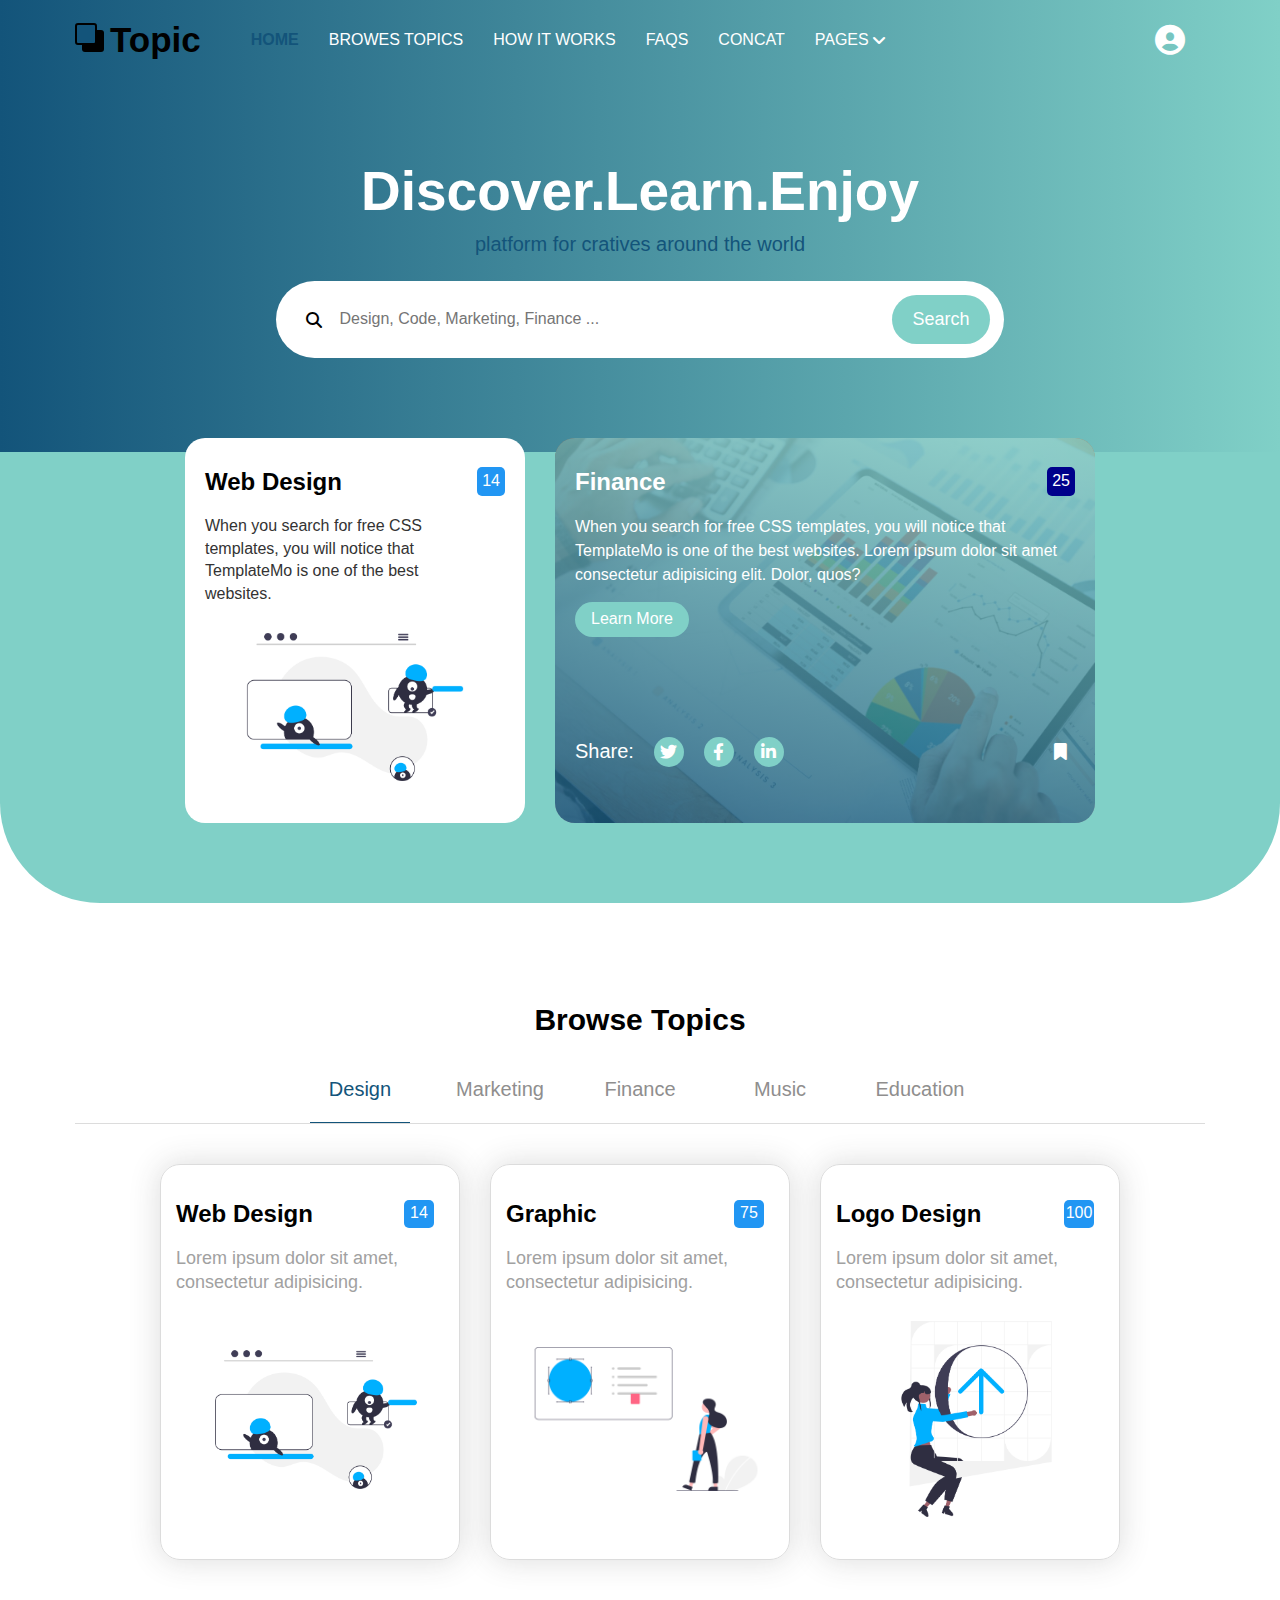
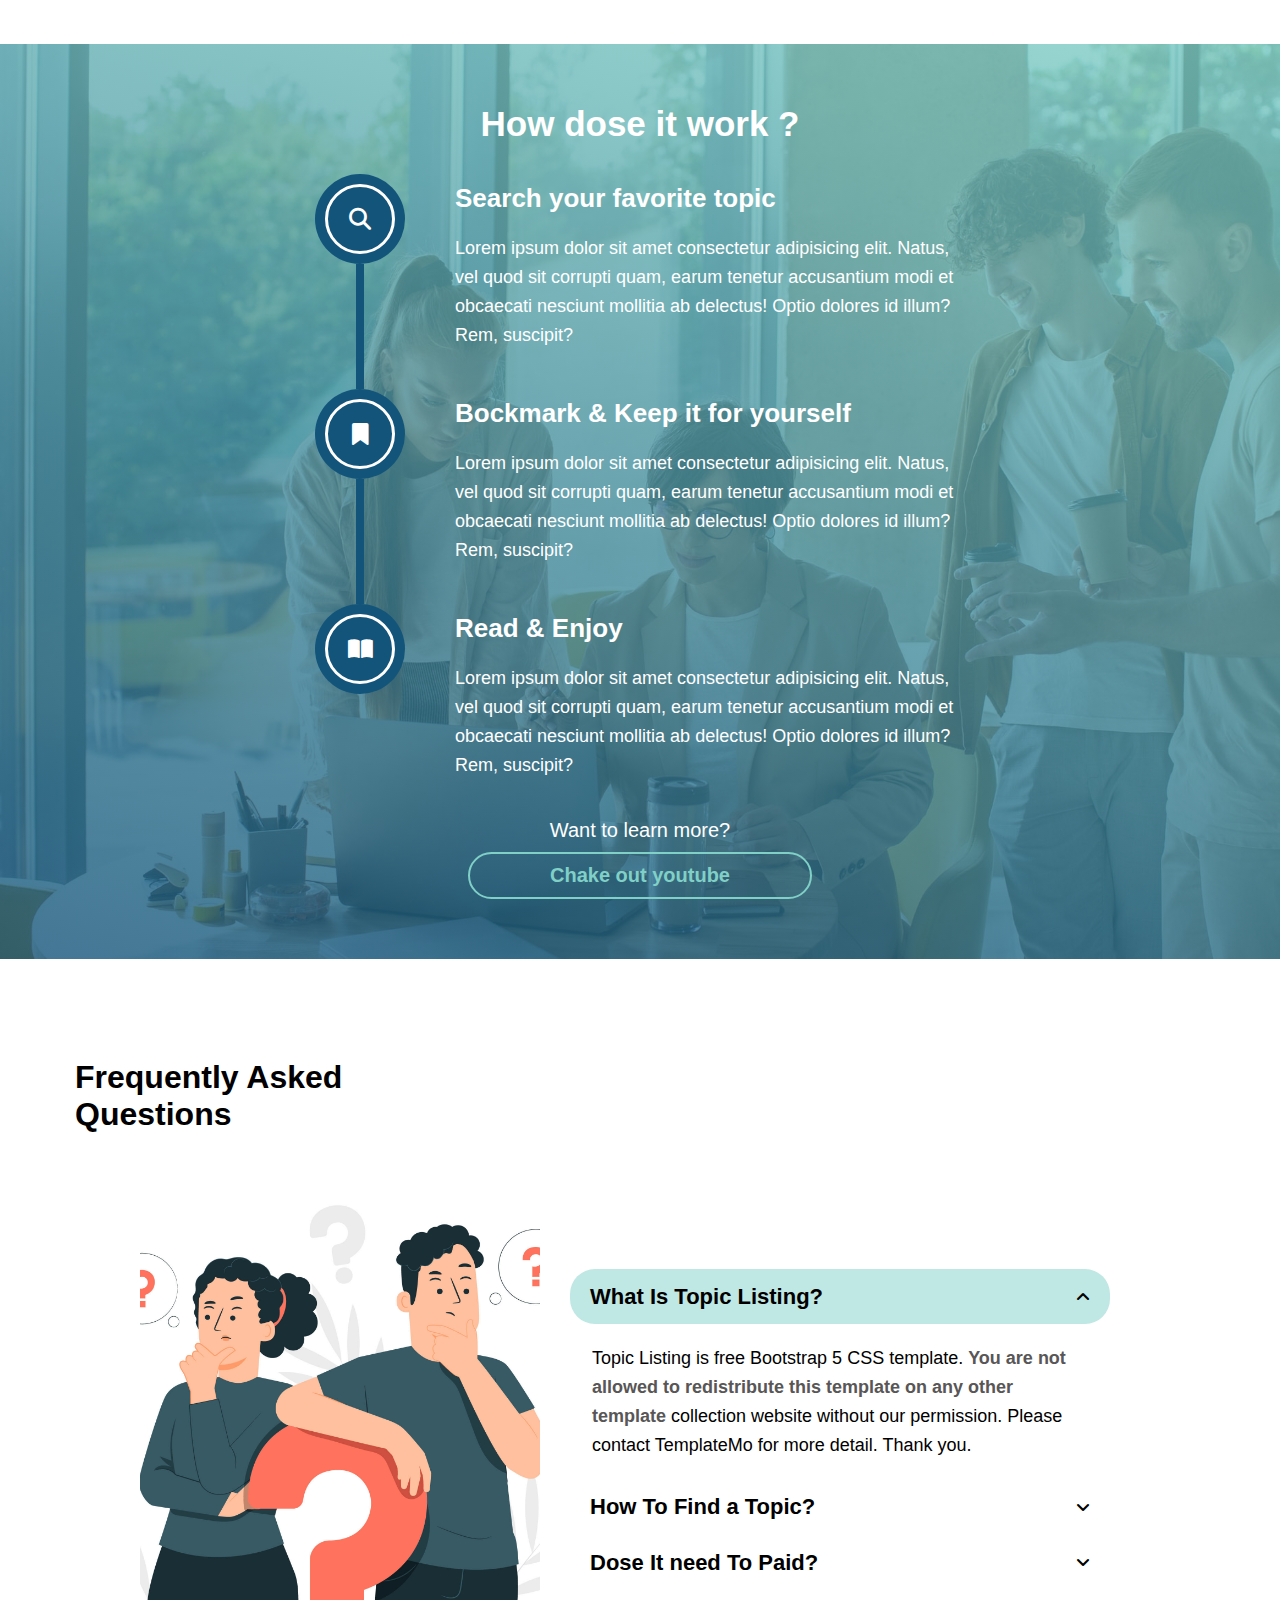
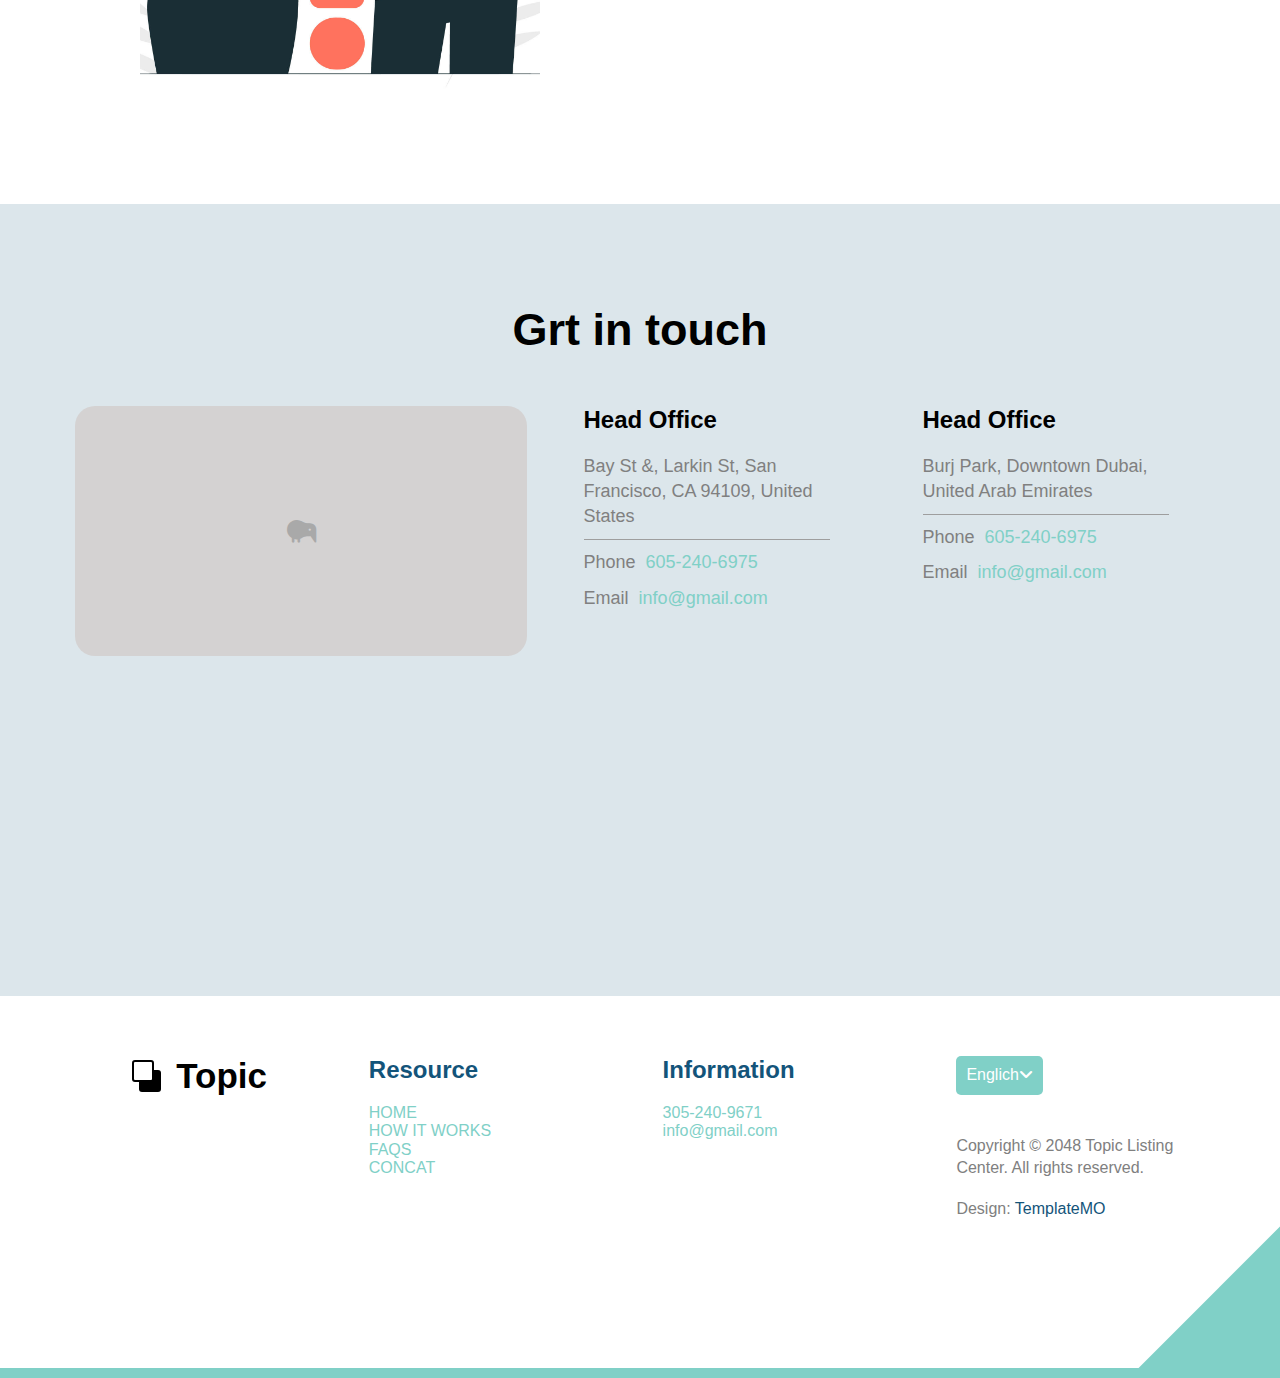
<file: index.html>
<!DOCTYPE html>
<html lang="en">
  <head>
    <meta charset="UTF-8" />
    <meta http-equiv="X-UA-Compatible" content="IE=edge" />
    <link rel="stylesheet" href="css/all.min.css" />
    <link rel="stylesheet" href="css/main.css" />
    <link rel="stylesheet" href="css/normalize.css" />
    <title>topic_590</title>
    <script>
      //format the links auto change
      window.addEventListener("scroll", function () {
        let sc = this.window.scrollY;
        if (sc > 990 && sc < 1545) {
          document.querySelectorAll("header a").forEach(function (e) {
            e.classList.remove("active");
          });
          document.querySelectorAll("header a")[1].classList.add("active");
        } else if (sc > 1545 && sc < 2590) {
          document.querySelectorAll("header a").forEach(function (e) {
            e.classList.remove("active");
          });
          document.querySelectorAll("header a")[2].classList.add("active");
        } else if (sc > 2590 && sc < 3090) {
          document.querySelectorAll("header a").forEach(function (e) {
            e.classList.remove("active");
          });
          document.querySelectorAll("header a")[3].classList.add("active");
        } else if (sc > 3090 && sc < 3500) {
          document.querySelectorAll("header a").forEach(function (e) {
            e.classList.remove("active");
          });
          document.querySelectorAll("header a")[4].classList.add("active");
        } else if (sc > 3500) {
          document.querySelectorAll("header a").forEach(function (e) {
            e.classList.remove("active");
          });
        } else if (sc >= 0 && sc < 990) {
          document.querySelectorAll("header a").forEach(function (e) {
            e.classList.remove("active");
          });
          document.querySelectorAll("header a")[0].classList.add("active");
        }
      });
    </script>
  </head>
  <body>
    <!-- start header -->
    <header>
      <div class="container">
        <div class="logo">
          <div class="icon">
            <span></span>
            <span></span>
          </div>
          <span class="name">Topic</span>
        </div>
        <div class="links">
          <a href="#landing" class="active">HOME</a>
          <a href="#browse">BROWES TOPICS</a>
          <a href="#how">HOW IT WORKS</a>
          <a href="#fqs">FAQS</a>
          <a href="#contact">CONCAT</a>
          <span
            >PAGES <i class="fas fa-angle-down"></i>
            <div>
              <a href="listing.html">Topical listing</a>
              <a href="contact.html">Contact Form</a>
            </div>
          </span>
        </div>
        <i class="fas fa-user-circle"></i>
        <div class="minu">
          <span></span>
          <span></span>
          <span></span>
        </div>
      </div>
    </header>
    <!-- end header -->

    <!-- start landing -->
    <div class="landing" id="landing">
      <div class="container">
        <div class="main-t">Discover. Learn. Enjoy</div>
        <p>platform for cratives around the world</p>
        <div class="search">
          <i class="fas fa-search"></i>
          <input
            type="text"
            placeholder="Design, Code, Marketing, Finance ..."
          />
          <button class="do-search h-b">Search</button>
        </div>
        <div class="cards">
          <div class="web">
            <div>
              <h2>Web Design</h2>
              <span>14</span>
            </div>
            <p>
              When you search for free CSS templates, you will notice that
              TemplateMo is one of the best websites.
            </p>
            <img
              src="./images/topics/undraw_Remote_design_team_re_urdx.png"
              alt=""
            />
          </div>
          <div class="finance">
            <div>
              <h2>Finance</h2>
              <span>25</span>
            </div>
            <p>
              When you search for free CSS templates, you will notice that
              TemplateMo is one of the best websites. Lorem ipsum dolor sit amet
              consectetur adipisicing elit. Dolor, quos?
            </p>
            <button class="h-b">Learn More</button>
            <div class="lin">
              <span>Share: </span>
              <i class="fab fa-twitter"></i>
              <i class="fab fa-facebook-f"></i>
              <i class="fab fa-linkedin-in"></i>
              <i class="fas fa-bookmark"></i>
            </div>
            <div class="lay"></div>
          </div>
        </div>
      </div>
    </div>
    <!-- end landing -->

    <!-- start browse -->
    <div class="browse" id="browse">
      <div class="container">
        <h1>Browse Topics</h1>
        <div class="sections">
          <span class="active">Design</span>
          <span>Marketing</span>
          <span>Finance</span>
          <span>Music</span>
          <span>Education</span>
        </div>
        <div class="show-sec">
          <div class="slide sl-1 c3 active">
            <div class="card">
              <div>
                <h2>Web Design</h2>
                <span class="sp-n">14</span>
              </div>
              <p>Lorem ipsum dolor sit amet, consectetur adipisicing.</p>
              <div class="image"></div>
            </div>
            <div class="card">
              <div>
                <h2>Graphic</h2>
                <span class="sp-n">75</span>
              </div>
              <p>Lorem ipsum dolor sit amet, consectetur adipisicing.</p>
              <div class="image"></div>
            </div>
            <div class="card">
              <div>
                <h2>Logo Design</h2>
                <span class="sp-n">100</span>
              </div>
              <p>Lorem ipsum dolor sit amet, consectetur adipisicing.</p>
              <div class="image"></div>
            </div>
          </div>
          <div class="slide sl-2 c3">
            <div class="card">
              <div>
                <h2>Advertising</h2>
                <span class="sp-n">30</span>
              </div>
              <p>Lorem ipsum dolor sit amet, consectetur adipisicing.</p>
              <div class="image"></div>
            </div>
            <div class="card">
              <div>
                <h2>Vedio Contact</h2>
                <span class="sp-n">65</span>
              </div>
              <p>Lorem ipsum dolor sit amet, consectetur adipisicing.</p>
              <div class="image"></div>
            </div>
            <div class="card">
              <div>
                <h2>Viral Tweet</h2>
                <span class="sp-n">50</span>
              </div>
              <p>Lorem ipsum dolor sit amet, consectetur adipisicing.</p>
              <div class="image"></div>
            </div>
          </div>
          <div class="slide sl-3 c2">
            <div class="card">
              <div>
                <h2>Investemnt</h2>
                <span class="sp-n">30</span>
              </div>
              <p>Lorem ipsum dolor sit amet consectetur.</p>
              <div class="image"></div>
            </div>
            <div class="card">
              <div>
                <h2>Finenac</h2>
                <span class="sp-n">30</span>
              </div>
              <p>
                Lorem ipsum dolor sit amet consectetur adipisicing elit. Placeat
                eum in expedita consequatur aperiam harum?
              </p>
              <button class="h-b">Learn More</button>
              <div class="lin">
                <span>Share: </span>
                <i class="fab fa-twitter"></i>
                <i class="fab fa-facebook-f"></i>
                <i class="fab fa-linkedin-in"></i>
                <i class="fas fa-boockmark"></i>
              </div>
            </div>
          </div>
          <div class="slide sl-4 c3">
            <div class="card">
              <div>
                <h2>Composing Song</h2>
                <span class="sp-n">45</span>
              </div>
              <p>Lorem ipsum dolor sit amet, consectetur adipisicing.</p>
              <div class="image"></div>
            </div>
            <div class="card">
              <div>
                <h2>Online Music</h2>
                <span class="sp-n">45</span>
              </div>
              <p>Lorem ipsum dolor sit amet, consectetur adipisicing.</p>
              <div class="image"></div>
            </div>
            <div class="card">
              <div>
                <h2>Podcast</h2>
                <span class="sp-n">20</span>
              </div>
              <p>Lorem ipsum dolor sit amet, consectetur adipisicing.</p>
              <div class="image"></div>
            </div>
          </div>
          <div class="slide sl-4 c2">
            <div class="card">
              <div>
                <h2>Graduation</h2>
                <span class="sp-n">80</span>
              </div>
              <p>Lorem ipsum dolor sit amet consectetur.</p>
              <div class="image"></div>
            </div>
            <div class="card">
              <div>
                <h2>Educatore</h2>
                <span class="sp-n">75</span>
              </div>
              <p>Lorem ipsum dolor sit amet consectetur.</p>
              <div class="image"></div>
            </div>
          </div>
        </div>
      </div>
    </div>
    <!-- end browse -->

    <!-- start how it work -->
    <div class="how" id="how">
      <div class="container">
        <h1>How dose it work ?</h1>
        <div class="holder">
          <div>
            <i class="fas fa-search"><span></span></i>
            <div>
              <h2>Search your favorite topic</h2>
              <p>
                Lorem ipsum dolor sit amet consectetur adipisicing elit. Natus,
                vel quod sit corrupti quam, earum tenetur accusantium modi et
                obcaecati nesciunt mollitia ab delectus! Optio dolores id illum?
                Rem, suscipit?
              </p>
              <span></span>
            </div>
          </div>
          <div>
            <i class="fas fa-bookmark"><span></span></i>
            <div>
              <h2>Bockmark & Keep it for yourself</h2>
              <p>
                Lorem ipsum dolor sit amet consectetur adipisicing elit. Natus,
                vel quod sit corrupti quam, earum tenetur accusantium modi et
                obcaecati nesciunt mollitia ab delectus! Optio dolores id illum?
                Rem, suscipit?
              </p>
              <span></span>
            </div>
          </div>
          <div>
            <i class="fas fa-book-open"></i>
            <div>
              <h2>Read & Enjoy</h2>
              <p>
                Lorem ipsum dolor sit amet consectetur adipisicing elit. Natus,
                vel quod sit corrupti quam, earum tenetur accusantium modi et
                obcaecati nesciunt mollitia ab delectus! Optio dolores id illum?
                Rem, suscipit?
              </p>
            </div>
          </div>
        </div>
        <div class="more">
          Want to learn more? <a href="#">Chake out youtube</a>
        </div>
      </div>
    </div>
    <!-- end how it work -->

    <!-- start qustons part -->
    <div class="question" id="fqs">
      <div class="container">
        <h1>Frequently Asked Questions</h1>
        <div class="holder">
          <div class="image"></div>
          <div class="questions">
            <div class="qu active">
              <div>
                <span>What Is Topic Listing?</span>
                <i class="fas fa-angle-up"></i>
              </div>
              <p>
                Topic Listing is free Bootstrap 5 CSS template.
                <span>
                  You are not allowed to redistribute this template on any other
                  template</span
                >
                collection website without our permission. Please contact
                TemplateMo for more detail. Thank you.
              </p>
            </div>
            <div class="qu">
              <div>
                <span>How To Find a Topic?</span>
                <i class="fas fa-angle-up"></i>
              </div>
              <p>
                You can search on Google with <span>keywords</span> such as
                templatemo portfolio, templatemo one-page layouts, photography,
                digital marketing, etc.
              </p>
            </div>
            <div class="qu">
              <div>
                <span>Dose It need To Paid?</span>
                <i class="fas fa-angle-up"></i>
              </div>
              <p>
                You can modify any of this with custom CSS or overriding our
                default variables. It's also worth noting that just about any
                HTML can go within the . <span>accordion-body</span>, though the
                transition does limit overflow.
              </p>
            </div>
          </div>
        </div>
      </div>
    </div>
    <!-- end qustons part -->

    <!-- start contact part -->
    <div class="contact" id="contact">
      <div class="container">
        <h1>Grt in touch</h1>
        <div class="holder">
          <div class="photo">
            <i class="fas fa-kiwi-bird"></i>
          </div>
          <div class="h-o">
            <h2>Head Office</h2>
            <p>Bay St &, Larkin St, San Francisco, CA 94109, United States</p>
            <span class="stike"></span>
            <p>Phone <span>605-240-6975</span></p>
            <p>Email <span>info@gmail.com</span></p>
          </div>
          <div class="h-o">
            <h2>Head Office</h2>
            <p>Burj Park, Downtown Dubai, United Arab Emirates</p>
            <span class="stike"></span>
            <p>Phone <span>605-240-6975</span></p>
            <p>Email <span>info@gmail.com</span></p>
          </div>
        </div>
      </div>
    </div>
    <!-- end contact part -->

    <!-- start footer  -->
    <footer>
      <div class="container">
        <div class="logo">
          <div class="icon">
            <span></span>
            <span></span>
          </div>
          <span class="name">Topic</span>
        </div>
        <div>
          <h2>Resource</h2>
          <a href="#landing" class="active">HOME</a>
          <a href="#how">HOW IT WORKS</a>
          <a href="#fqs">FAQS</a>
          <a href="#contact">CONCAT</a>
        </div>
        <div>
          <h2>Information</h2>
          <a href="">305-240-9671</a>
          <a href="">info@gmail.com</a>
        </div>
        <div>
          <button class="h-b">
            <span>Englich</span><i class="fas fa-angle-down"></i>
          </button>
          <p>Copyright © 2048 Topic Listing Center. All rights reserved.</p>
          <span>Design: <span>TemplateMO</span></span>
        </div>
      </div>
    </footer>
    <!-- end footer  -->

    <!--  -->
    <script src="main.js"></script>
  </body>
</html>
</file>
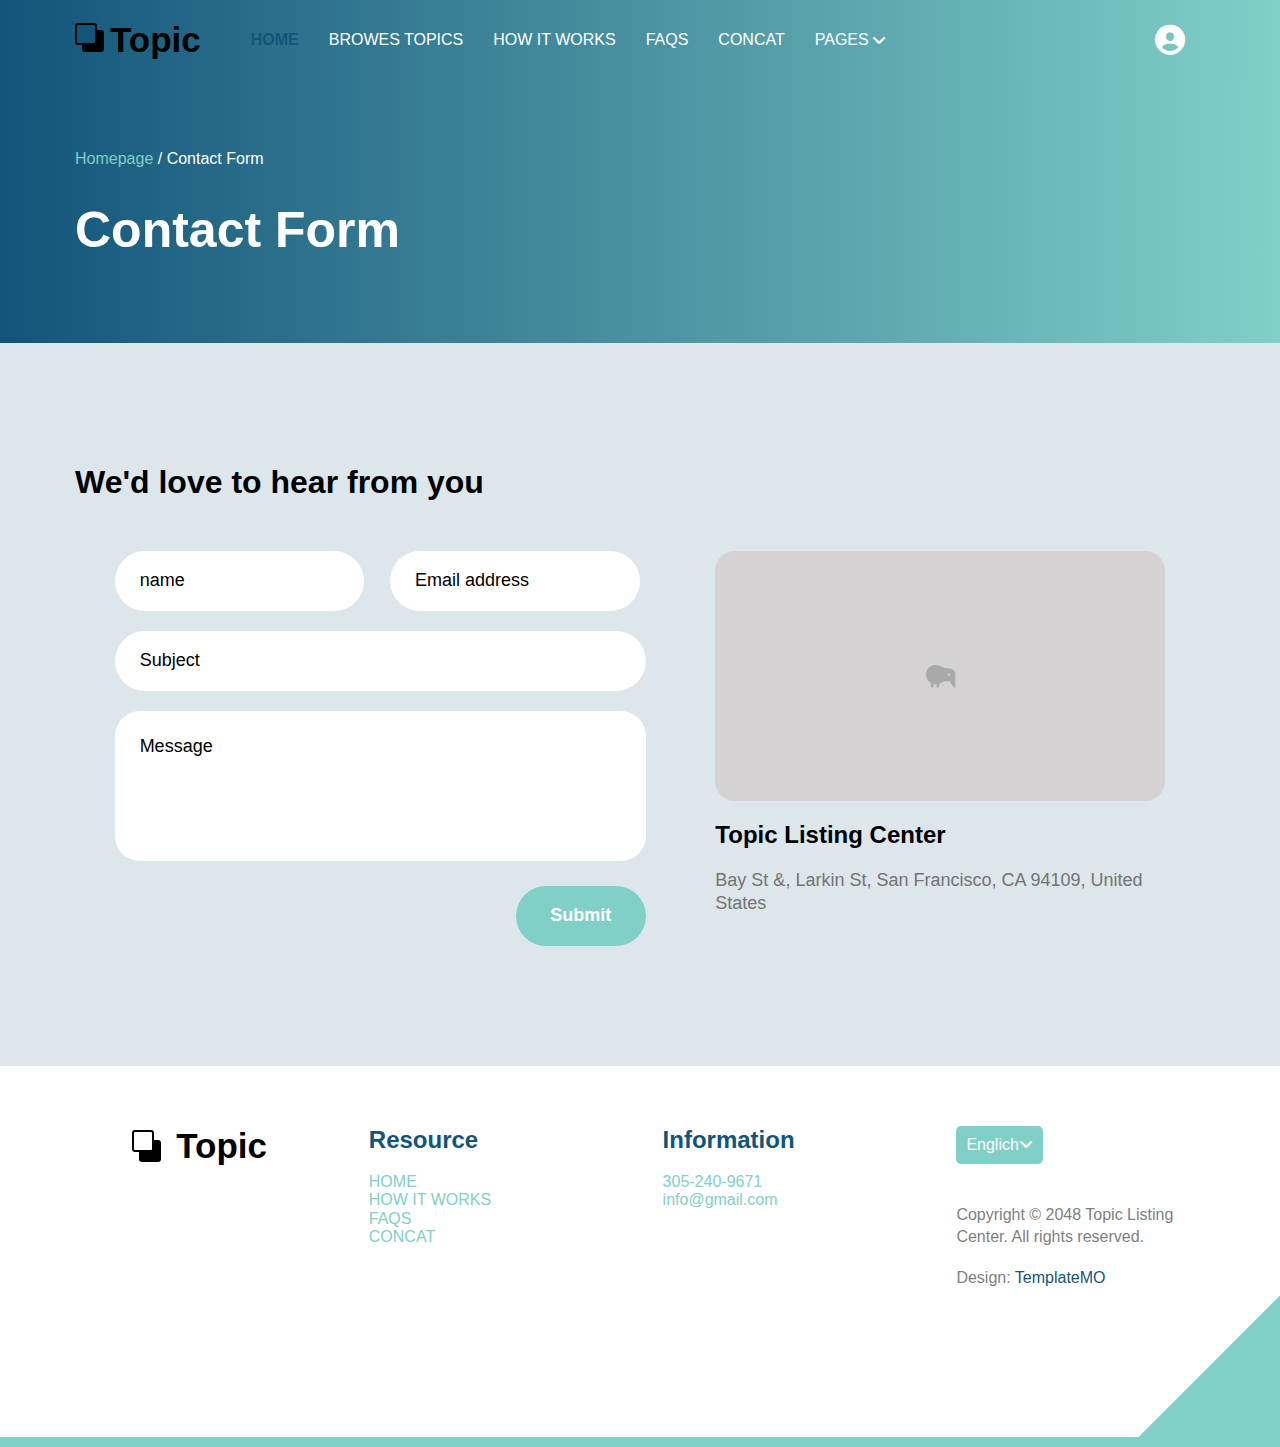
<file: contact.html>
<!DOCTYPE html>
<html lang="en">
<head>
    <meta charset="UTF-8">
    <meta http-equiv="X-UA-Compatible" content="IE=edge">
    <link rel="stylesheet" href="css/all.min.css">
    <link rel="stylesheet" href="css/main.css">
    <link rel="stylesheet" href="css/listing.css">
    <link rel="stylesheet" href="css/normalize.css">
    <title>topic_590</title>
</head>
<body>

    <!-- start header -->
    <header>
    <div class="container">
            <div class="logo">
                <div class="icon">
                    <span></span>
                    <span></span>
                </div>
                <span class="name">Topic</span>
            </div>
            <div class="links">
                <a href="index.html" class="active">HOME</a>
                <a href="#browse">BROWES TOPICS</a>
                <a href="#how">HOW IT WORKS</a>
                <a href="#fqs">FAQS</a>
                <a href="#contact">CONCAT</a>
                <span>PAGES <i class="fas fa-angle-down"></i> 
                    <div>
                        <a href="listing.html">Topical listing</a>
                        <a href="contact.html">Contact Form</a>
                    </div>
                </span>
            </div>
            <i class="fas fa-user-circle"></i>            
            <div class="minu">
                <span></span>
                <span></span>
                <span></span>
            </div>
    </div>
    </header>
    <!-- end header -->

    <!-- start landing -2 -->
    <div class="landing-2">
        <div class="container">
            <div>
                <a href="index.html">Homepage</a>
                <span>/</span>
                <span>Contact Form</span>
            </div>
            <h1>Contact Form</h1>
        </div>
    </div>
    <!-- end landing -2 -->

    <!-- contact form -->
    <div class="contact-f">
        <div class="container">
            <h1>We'd love to hear from you</h1>
            <div class="holder">
                <form action="">
                    <input type="text"  placeholder="name">
                    <input type="Email" id="t2" placeholder="Email address">
                    <input type="text" placeholder="Subject">
                    <textarea name="" id="" placeholder="Message" ></textarea>
                    <input type="submit" value="Submit" class="h-b">
                </form>
                <div class="image">
                    <div class="photo">
                    <i class="fas fa-kiwi-bird"></i>
                    </div>
                    <h2>Topic Listing Center</h2>
                    <p>Bay St &, Larkin St, San Francisco, CA 94109, United States</p>
                </div>
            </div>
        </div>
    </div>
    <!-- contact form -->

    <!-- start footer  -->
    <footer>
        <div class="container">
            <div class="logo">
                <div class="icon">
                    <span></span>
                    <span></span>
                </div>
                <span class="name">Topic</span>
            </div>
            <div>
                <h2>Resource</h2>
                <a href="#landing" class="active">HOME</a>
                <a href="#how">HOW IT WORKS</a>
                <a href="#fqs">FAQS</a>
                <a href="#contact">CONCAT</a>
            </div>
            <div>
                <h2>Information</h2>
                <a href="">305-240-9671</a>
                <a href="">info@gmail.com</a>
            </div>
            <div>
                <button class="h-b"><span>Englich</span><i class="fas fa-angle-down"></i></button>
                <p>Copyright © 2048 Topic Listing Center. All rights reserved.</p>
                <span>Design: <span>TemplateMO</span></span>
            </div>
        </div>
    </footer>
    <!-- end footer  -->

    <!--  -->
    <script src="main.js"></script>
</body>
</html>
</file>
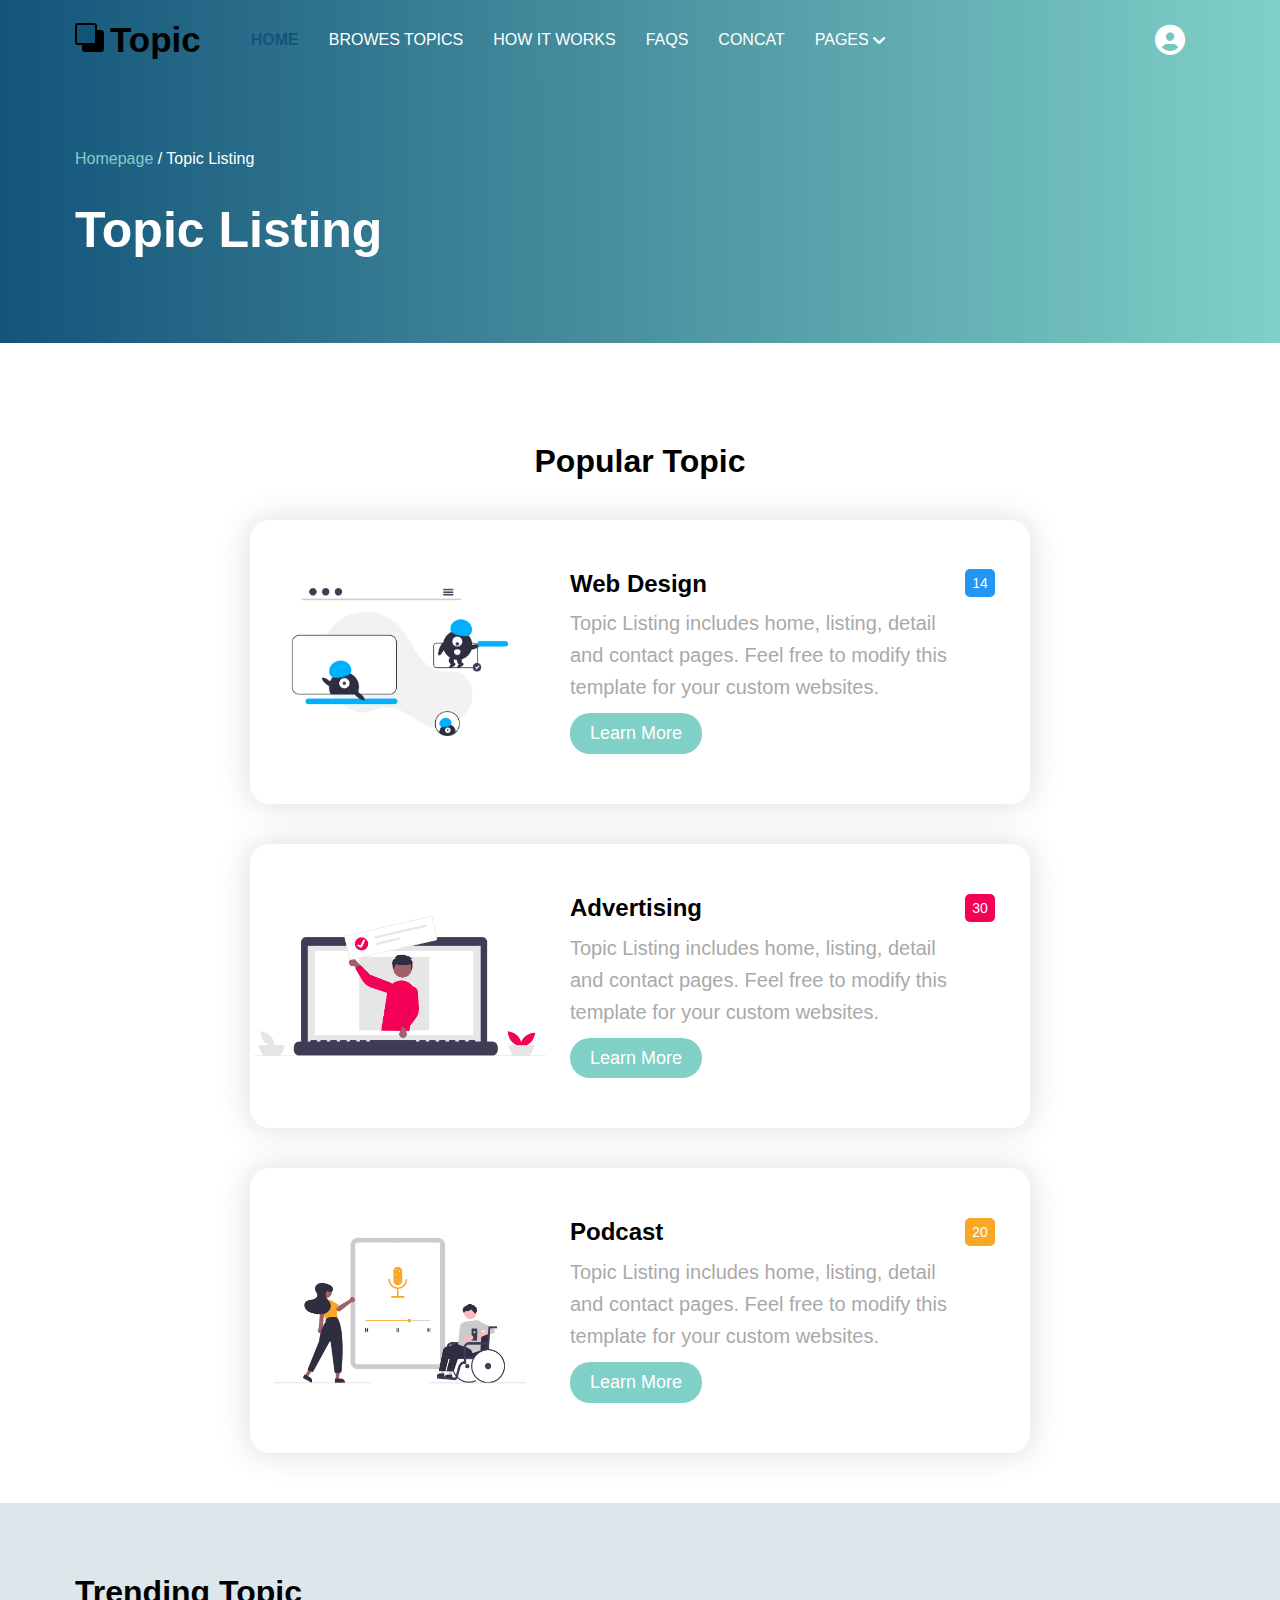
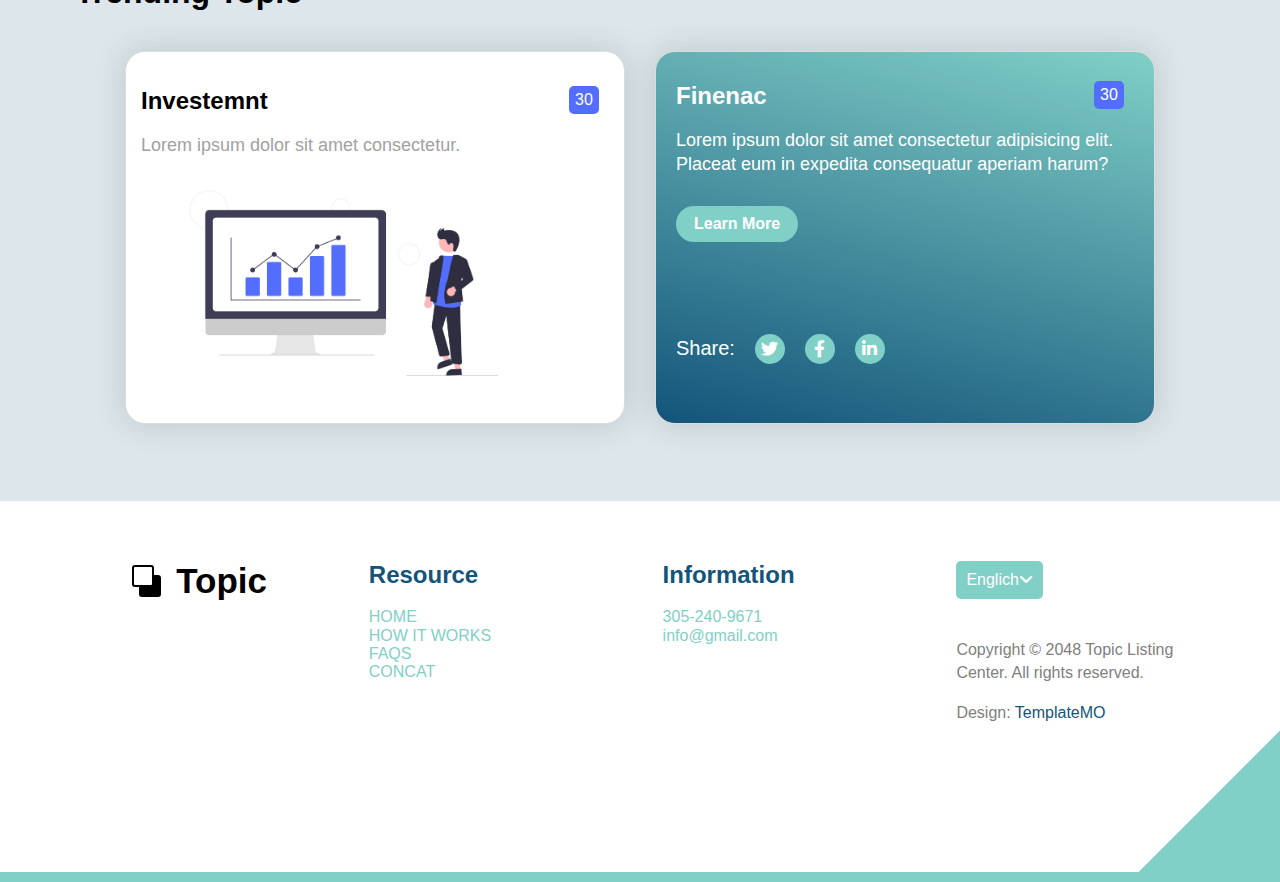
<file: listing.html>
<!DOCTYPE html>
<html lang="en">
<head>
    <meta charset="UTF-8">
    <meta http-equiv="X-UA-Compatible" content="IE=edge">
    <link rel="stylesheet" href="css/all.min.css">
    <link rel="stylesheet" href="css/main.css">
    <link rel="stylesheet" href="css/listing.css">
    <link rel="stylesheet" href="css/normalize.css">
    <title>topic_590</title>
</head>
<body>

    <!-- start header -->
    <header>
    <div class="container">
            <div class="logo">
                <div class="icon">
                    <span></span>
                    <span></span>
                </div>
                <span class="name">Topic</span>
            </div>
            <div class="links">
                <a href="index.html" class="active">HOME</a>
                <a href="#browse">BROWES TOPICS</a>
                <a href="#how">HOW IT WORKS</a>
                <a href="#fqs">FAQS</a>
                <a href="#contact">CONCAT</a>
                <span>PAGES <i class="fas fa-angle-down"></i> 
                    <div>
                        <a href="listing.html">Topical listing</a>
                        <a href="contact.html">Contact Form</a>
                    </div>
                </span>
            </div>
            <i class="fas fa-user-circle"></i>
            <div class="minu">
                <span></span>
                <span></span>
                <span></span>
            </div>
    </div>
    </header>
    <!-- end header -->

    <!-- start landing -2 -->
    <div class="landing-2">
        <div class="container">
            <div>
                <a href="index.html">Homepage</a>
                <span>/</span>
                <span>Topic Listing</span>
            </div>
            <h1>Topic Listing</h1>
        </div>
    </div>
    <!-- end landing -2 -->

    <!-- start papular -->
    <div class="popular">
        <div class="container">
            <h1>Popular Topic</h1>
            <div class="holder">
                <div class="card2">
                    <div class="image"></div>
                    <div>
                        <div>
                            <h2>Web Design</h2>
                            <span class="sp-n">14</span>
                        </div>
                        <p>Topic Listing includes home, listing, detail and contact pages. Feel free to modify this template for your custom websites.</p>
                        <button class="h-b">Learn More</button>
                    </div>
                </div>
                <div class="card2">
                    <div class="image"></div>
                    <div>
                        <div>
                            <h2>Advertising</h2>
                            <span class="sp-n">30</span>
                        </div>
                        <p>Topic Listing includes home, listing, detail and contact pages. Feel free to modify this template for your custom websites.</p>
                        <button class="h-b">Learn More</button>
                    </div>
                </div>
                <div class="card2">
                    <div class="image"></div>
                    <div>
                        <div>
                            <h2>Podcast</h2>
                            <span class="sp-n">20</span>
                        </div>
                        <p>Topic Listing includes home, listing, detail and contact pages. Feel free to modify this template for your custom websites.</p>
                        <button class="h-b">Learn More</button>
                    </div>
                </div>
            </div>
        </div>
    </div>
    <!-- end papular -->


    <!-- start tranding part -->
    <div class="tranding">
        <div class="container">
            <h1>Trending Topic</h1>
            <div class="holder">
                    <div class="slide sl-3 c2">
                    <div class="card">
                        <div>
                            <h2>Investemnt</h2>
                            <span class="sp-n">30</span>
                        </div>
                        <p>Lorem ipsum dolor sit amet consectetur.</p>
                        <div class="image"></div>
                    </div>
                    <div class="card">
                        <div>
                            <h2>Finenac</h2>
                            <span class="sp-n">30</span>
                        </div>
                        <p>Lorem ipsum dolor sit amet consectetur adipisicing elit. Placeat eum in expedita consequatur aperiam harum?</p>
                        <button class="h-b">Learn More</button>
                        <div class="lin">
                        <span>Share: </span>
                        <i class="fab fa-twitter"></i>
                        <i class="fab fa-facebook-f"></i>
                        <i class="fab fa-linkedin-in"></i>
                        <i class="fas fa-boockmark"></i>
                        </div>
                    </div>
                </div>
            </div>
        </div>
    </div>
    <!-- end tranding part -->

    <!-- start footer  -->
    <footer>
        <div class="container">
            <div class="logo">
                <div class="icon">
                    <span></span>
                    <span></span>
                </div>
                <span class="name">Topic</span>
            </div>
            <div>
                <h2>Resource</h2>
                <a href="#landing" class="active">HOME</a>
                <a href="#how">HOW IT WORKS</a>
                <a href="#fqs">FAQS</a>
                <a href="#contact">CONCAT</a>
            </div>
            <div>
                <h2>Information</h2>
                <a href="">305-240-9671</a>
                <a href="">info@gmail.com</a>
            </div>
            <div>
                <button class="h-b"><span>Englich</span><i class="fas fa-angle-down"></i></button>
                <p>Copyright © 2048 Topic Listing Center. All rights reserved.</p>
                <span>Design: <span>TemplateMO</span></span>
            </div>
        </div>
    </footer>
    <!-- end footer  -->

    <!--  -->
    <script src="main.js"></script>
</body>
</html>
</file>
<file: css/main.css>
* {
  box-sizing: border-box;
  font-family: sans-serif;
  scroll-behavior: smooth;
}

p {
  margin: 0;
}

a {
  text-decoration: none;
}

:root {
  --sec-color: #80d0c7;
  --tr_3: 0.3s;
  --dark-blue: #13547a;
}

/*  */

.container {
  margin-left: auto;
  margin-right: auto;
  padding-left: 20px;
  padding-right: 20px;
}

.h-b {
  background-color: var(--sec-color);
  transition: var(--tr_3);
}

.h-b:hover {
  background-color: var(--dark-blue);
}

.sp-n {
  border-radius: 5px;
  background-color: #2196f3;
  color: white;
  width: 30px;
  height: 28px;
  display: flex;
  align-items: center;
  justify-content: center;
  margin-right: 10px;
}

.slide .card:hover {
  transform: translateY(-10px);
}

.op-0 {
  opacity: 0;
}

/*  */
/* start header */
header {
  padding: 20px 30px;
  background-image: linear-gradient(90deg, #13547a 0%, #80d0c7 100%);
  z-index: 333;
  position: fixed;
  width: 100%;
}

header .container {
  display: flex;
  align-items: center;
  justify-content: space-between;
}

header .container .logo {
  display: flex;
  align-items: center;
  justify-content: center;
  margin-right: 20px;
  margin-right: 50px;
}

header .container .logo .icon {
  position: relative;
  width: 30px;
}

header .container .logo .icon span:first-child {
  width: 22px;
  height: 22px;
  border: 2px solid black;
  display: block;
  border-radius: 3px;
  position: absolute;
  top: -17px;
  background-color: #13547a;
  z-index: 2;
}

header .container .logo .icon span:last-child {
  width: 22px;
  height: 22px;
  background-color: black;
  display: block;
  position: absolute;
  border-radius: 3px;
  top: -10px;
  left: 7px;
}

header .container .logo .name {
  font-size: 35px;
  font-weight: bold;
  margin-left: 5px;
}

header .container .links {
  font-size: 16px;
  color: white;
  gap: 30px;
  display: flex;
  align-items: center;
  /* margin-right: auto; */
}

header .container .links a {
  color: white;
  transition: var(--tr_3);
  /* margin-right: 40px; */
  font-size: 16px;
}

header .container .links>span {
  position: relative;
  overflow: hidden;
}

header .container .links>span:hover {
  overflow: visible;
}

header .container .links>span>div {
  position: absolute;
  bottom: -100px;
  background-color: white;
  padding: 10px 20px;
  border-radius: 5px;
  display: flex;
  flex-direction: column;
  transition: var(--tr_3);
  opacity: 0;
  transform: translateY(20px);
}

header .container .links>span:hover>div {
  opacity: 1;
  transform: translateY(0);
}

header .container .links>span>div::after {
  content: "";
  position: absolute;
  display: block;
  width: 0;
  height: 0;
  border: 13px solid;
  border-color: transparent transparent white;
  top: -24px;
  left: 10px;
}

header .container .links>span>div::before {
  content: "";
  width: 50%;
  height: 30px;
  position: absolute;
  top: -30px;
  left: 1px;
  background-color: transparent;
}

header .container .links>span>div>a {
  width: 110px;
  font-size: 17px;
  margin: 5px 0;
  color: rgb(92, 92, 92);
  word-spacing: 0;
}

header .container .links a.active {
  color: var(--dark-blue);
  font-weight: bold;
}

header .container .links a:hover {
  color: var(--dark-blue);
}

header .container .links span {
  cursor: pointer;
  font-size: 16px;
  display: flex;
  align-items: center;
  gap: 3px;
}

header .container .links span.active {
  color: var(--dark-blue);
}

header .container .links span:hover {
  color: var(--dark-blue);
}

header .container>i {
  font-size: 30px;
  color: white;
  cursor: pointer;
  margin-left: auto;
  margin-right: 20px;
}

/* end header */

/* start landing */
.landing {
  position: relative;
}

.landing::before,
.landing::after {
  content: "";
  position: absolute;
  display: block;
  width: 100%;
  z-index: -1;
  right: 0;
  height: 50%;
}

.landing::before {
  top: 0;
  background-image: linear-gradient(90deg, #13547a 0%, #80d0c7 100%);
}

.landing::after {
  bottom: 0;
  background-color: var(--sec-color);
  border-radius: 0 0 100px 100px;
}

.landing .container {
  display: flex;
  flex-direction: column;
  align-items: center;
  padding: 160px 15px 80px;
}

.landing .container .main-t {
  font-size: 55px;
  font-weight: bold;
  margin-bottom: 10px;
  color: white;
  word-spacing: -16px;
  text-align: center;
}

.landing .container>p {
  color: var(--dark-blue);
  margin-bottom: 25px;
  font-size: 20px;
  text-align: center;
}

.landing .container .search {
  padding: 14px 14px 14px 30px;
  background-color: white;
  border-radius: 40px;
  display: flex;
  align-items: center;
}

.landing .container .search>input {
  width: 550px;
  border: none;
  font-size: 16px;
  padding: 10px 7px;
  margin-right: 10px;
  margin-left: 10px;
}

.landing .container .search>input:focus {
  outline: none;
}

.landing .container .search>button {
  border: none;
  padding: 14px 20px;
  border-radius: 30px;
  cursor: pointer;
  transition: var(--tr_3);
  color: white;
  font-size: 18px;
}

.landing .container .cards {
  margin-top: 80px;
  display: flex;
  gap: 30px;
}

.landing .container .cards .web {
  width: 340px;
  background-color: white;
  padding: 10px 20px;
  border-radius: 20px;
  cursor: pointer;
  transition: var(--tr_3);
}

.landing .container .cards .web:hover {
  transform: translateY(-10px);
}

.landing .container .cards .web>div {
  display: flex;
  align-items: center;
  justify-content: space-between;
}

.landing .container .cards .web>div>span {
  color: white;
  background-color: #2196f3;
  padding: 5px;
  border-radius: 5px;
}

.landing .container .cards .web>p {
  width: 260px;
  color: #333;
  line-height: 1.4;
}

.landing .container .cards .web img {
  width: 300px;
}

.landing .container .cards .finance {
  background-image: url(../images/businesswoman-using-tablet-analysis.jpg);
  background-size: cover;
  border-radius: 20px;
  position: relative;
  padding: 10px 20px;
}

.landing .container .cards .finance .lay {
  position: absolute;
  display: block;
  top: 0;
  left: 0;
  background-image: linear-gradient(15deg, #13547a 0%, #80d0c7 100%);
  width: 100%;
  height: 100%;
  border-radius: 20px;
  opacity: 0.8;
  z-index: 1;
}

.landing .container .cards .finance>div:first-child {
  display: flex;
  align-items: center;
  justify-content: space-between;
  color: white;
  position: relative;
  z-index: 2;
}

.landing .container .cards .finance>div:first-child>span {
  color: white;
  background-color: darkblue;
  padding: 5px;
  border-radius: 5px;
}

.landing .container .cards .finance p {
  max-width: 500px;
  color: white;
  line-height: 1.5;
  position: relative;
  z-index: 2;
  font-size: 16px;
}

.landing .container .cards .finance button {
  margin: 15px 0 auto;
  padding: 8px 16px;
  color: white;
  cursor: pointer;
  border-radius: 20px;
  border: none;
  font-size: 16px;
  position: relative;
  z-index: 2;
}

.landing .container .cards .finance .lin {
  display: flex;
  align-items: center;
  margin-top: 20%;
  gap: 20px;
  color: white;
  font-size: 20px;
  position: relative;
  z-index: 2;
}

.landing .container .cards .finance .lin i {
  width: 30px;
  height: 30px;
  border-radius: 50%;
  background-color: var(--sec-color);
  display: flex;
  align-items: center;
  justify-content: center;
  font-size: 17px;
}

.landing .container .cards .finance .lin i:last-of-type {
  background: none;
  margin-left: auto;
}

/* end landing */

/* start browse */
.browse {
  margin-top: 100px;
  margin-bottom: 80px;
}

.browse .container h1 {
  margin: 20px auto 40px;
  text-align: center;
  font-size: 30px;
}

.browse .container .sections {
  width: 100%;
  display: flex;
  align-items: center;
  justify-content: center;
  gap: 40px;
  border-bottom: 1px solid gainsboro;
  flex-wrap: wrap;
}

.browse .container .sections span {
  width: 100px;
  font-size: 20px;
  cursor: pointer;
  text-align: center;
  padding-bottom: 21px;
  color: #8f8e8e;
  transition: var(--tr_3);
}

.browse .container .sections span.active {
  border-bottom: 1px solid var(--dark-blue);
  color: var(--dark-blue);
}

.browse .container .sections span:hover {
  border-bottom: 1px solid var(--dark-blue);
  color: var(--dark-blue);
}

.browse .container .show-sec {
  min-height: 400px;
}

.browse .container .show-sec .slide {
  margin: 40px 0 50px;
  transition: var(--tr_3);
}

.c3 {
  display: flex;
  gap: 30px;
  justify-content: center;
  display: none;
}

.c3>.card {
  width: 300px;
  border: 1px solid gainsboro;
  border-radius: 20px;
  padding: 15px;
  cursor: pointer;
  transition: var(--tr_3);
  box-shadow: 0 0 30px 1px #3333332b;
}

.c3>.card>div {
  display: flex;
  align-items: center;
  justify-content: space-between;
}

.c3>.card>p {
  font-size: 18px;
  line-height: 1.3;
  color: #a1a1a1;
}

.c3>.card>.image {
  width: 280px;
  height: 250px;
  background-size: contain;
  margin: auto;
  background-repeat: no-repeat;
  background-position: center;
}

.c2 {
  display: flex;
  justify-content: center;
  gap: 30px;
  display: none;
}

.c2>.card {
  width: 500px;
  box-shadow: 0 0 30px 1px #3333332b;
  border: 1px solid gainsboro;
  border-radius: 20px;
  padding: 15px;
  cursor: pointer;
  transition: var(--tr_3);
  background-color: white;
}

.c2>.card>div {
  display: flex;
  align-items: center;
  justify-content: space-between;
}

.c2>.card>p {
  font-size: 18px;
  line-height: 1.3;
  color: #a1a1a1;
}

.c2>.card>.image {
  width: 400px;
  height: 250px;
  background-size: cover;
}

/*  */
.sl-1>.card:nth-child(1)>.image {
  background-image: url(../images/topics/undraw_Remote_design_team_re_urdx.png);
}

.sl-1>.card:nth-child(2)>.image {
  background-image: url(../images/topics/undraw_Redesign_feedback_re_jvm0.png);
}

.sl-1>.card:nth-child(3)>.image {
  background-image: url(../images/topics/colleagues-working-cozy-office-medium-shot.png);
}

/*  */

.sl-2>.card>div>span {
  background-color: #f50057;
}

.sl-2>.card:nth-child(1)>.image {
  background-image: url(../images/topics/undraw_online_ad_re_ol62.png);
}

.sl-2>.card:nth-child(2)>.image {
  background-image: url(../images/topics/undraw_Group_video_re_btu7.png);
}

.sl-2>.card:nth-child(3)>.image {
  background-image: url(../images/topics/undraw_happy_music_g6wc.png);
}

/*  */

.sl-3>.card>div:first-of-type>span {
  background-color: #536dfe;
}

.sl-3>.card:nth-child(1)>.image {
  background-image: url(../images/topics/undraw_Finance_re_gnv2.png);
}

.sl-3>.card:nth-child(2) {
  position: relative;
  padding: 10px 20px;
  background-image: linear-gradient(15deg, #13547a 0%, #80d0c7 100%);
}

.sl-3>.card:nth-child(2)>div:first-of-type>h2 {
  color: white;
}

.sl-3>.card:nth-child(2)>p {
  color: white;
}

.sl-3>.card:nth-child(2)>button {
  margin: 30px 0 auto;
  padding: 9px 18px;
  color: white;
  cursor: pointer;
  border-radius: 20px;
  border: none;
  font-size: 16px;
  position: relative;
  font-weight: bold;
}

.sl-3>.card:nth-child(2)>.lin {
  display: flex;
  align-items: center;
  margin-top: 20%;
  gap: 20px;
  color: white;
  font-size: 20px;
  position: relative;
  z-index: 2;
  flex-wrap: wrap;
}

.sl-3>.card:nth-child(2)>.lin>span {
  background-color: none;
}

.sl-3>.card:nth-child(2)>.lin>i {
  width: 30px;
  height: 30px;
  border-radius: 50%;
  background-color: var(--sec-color);
  display: flex;
  align-items: center;
  justify-content: center;
  font-size: 17px;
}

.sl-3>.card:nth-child(2)>.lin>i:last-child {
  background: none;
  margin-left: auto;
}

/*  */

.sl-4>.card>div>span {
  background-color: #f9a826;
}

.sl-4>.card:nth-child(1)>.image {
  background-image: url(../images/topics/undraw_Compose_music_re_wpiw.png);
}

.sl-4>.card:nth-child(2)>.image {
  background-image: url(../images/topics/undraw_happy_music_g6wc.png);
}

.sl-4>.card:nth-child(3)>.image {
  background-image: url(../images/topics/undraw_Podcast_audience_re_4i5q.png);
}

/*  */

.sl-4>.card>div:first-of-type>span {
  background-color: #00bfa6;
}

.sl-4>.card:nth-child(1)>.image {
  background-image: url(../images/topics/undraw_Graduation_re_gthn.png);
}

.sl-4>.card:nth-child(2)>.image {
  background-image: url(../images/topics/undraw_Educator_re_ju47.png);
}

/*  */
.browse .container .show-sec .slide.active {
  display: flex;
}

.browse .container .show-sec .slide.gidden {
  opacity: 0;
}

/* end browse */

/* start how it work  */
.how {
  background-image: url(../images/colleagues-working-cozy-office-medium-shot.jpg);
  background-size: cover;
  position: relative;
  padding: 20px;
  margin-bottom: 100px;
}

.how::after {
  content: "";
  display: block;
  width: 100%;
  height: 100%;
  background-image: linear-gradient(15deg, #13547a 0%, #80d0c7 100%);
  /* background-color: var(--sec-color); */
  opacity: 0.8;
  z-index: 1;
  position: absolute;
  top: 0;
  left: 0;
}

.how .container h1 {
  position: relative;
  z-index: 2;
  margin: 40px auto;
  text-align: center;
  color: white;
  font-size: 35px;
}

.how .container .holder {
  position: relative;
  z-index: 2;
  display: flex;
  flex-direction: column;
  align-items: center;
  gap: 50px;
}

.how .container .holder>div {
  display: flex;
  align-items: flex-start;
}

.how .container .holder>div i {
  margin-right: 60px;
  width: 70px;
  height: 70px;
  display: flex;
  align-items: center;
  justify-content: center;
  border-radius: 50%;
  background-color: var(--dark-blue);
  color: white;
  font-size: 22px;
  border: 3px solid white;
  position: relative;
  flex-basis: 70px;
}

.how .container .holder>div i::after {
  content: "";
  position: absolute;
  width: 90px;
  height: 90px;
  display: block;
  top: -13px;
  left: -13px;
  border-radius: 50%;
  background-color: var(--dark-blue);
  z-index: -1;
}

.how .container .holder>div>div {
  position: relative;
}

.how .container .holder>div>div>h2 {
  margin: 0 0 20px 0;
  font-size: 26px;
  color: white;
}

.how .container .holder>div>div>p {
  width: 500px;
  color: white;
  font-size: 18px;
  line-height: 1.6;
}

.how .container .holder>div>div>span {
  width: 8px;
  height: calc(100% - 40px);
  display: block;
  background-color: var(--dark-blue);
  position: absolute;
  top: 80px;
  left: -99px;
}

.how .container .more {
  margin: 40px auto;
  text-align: center;
  color: white;
  position: relative;
  z-index: 2;
  font-size: 20px;
}

.how .container .more a {
  color: var(--sec-color);
  margin-left: 25px;
  padding: 10px 20px;
  border: 2px solid var(--sec-color);
  border-radius: 30px;
  font-weight: bold;
  transition: var(--tr_3);
  /*  */
  display: block;
  width: 344px;
  margin: 10px auto;
}

.how .container .more a:hover {
  background-color: var(--sec-color);
  color: white;
}

/* end how it work  */

/* / start question part */
.question {
  margin-bottom: 100px;
}

.question .container h1 {
  width: 300px;
}

.question .container .holder {
  display: flex;
  margin-top: 10px;
  justify-content: center;
}

.question .container .holder .image {
  width: 400px;
  height: 550px;
  background-image: url(../images/faq_graphic.jpg);
  background-size: cover;
  background-repeat: no-repeat;
  background-position: center;
}

.question .container .holder .questions {
  flex: 1;
  display: flex;
  flex-direction: column;
  justify-content: center;
  padding: 0 30px;
  max-width: 600px;
}

.question .container .holder .questions .qu {
  min-width: 400px;
  cursor: pointer;
  overflow: hidden;
}

.question .container .holder .questions .qu.active {
  transition: 0.4s;
  transform: translateY(0px);
}

.question .container .holder .questions .qu.active>div {
  background-color: rgb(128 208 199 / 50%);
  border-radius: 25px;
}

.question .container .holder .questions .qu>div {
  padding: 15px 20px;
  display: flex;
  align-items: center;
  justify-content: space-between;
}

.question .container .holder .questions .qu>div span {
  font-size: 22px;
  font-weight: bold;
}

.question .container .holder .questions .qu>div i {
  transform: rotate(180deg);
  transition: var(--tr_3);
}

.question .container .holder .questions .qu.active i {
  transform: rotate(0deg);
}

.question .container .holder .questions .qu>p {
  display: none;
}

.question .container .holder .questions .qu.active>p {
  line-height: 1.6;
  display: block;
  padding: 0 22px;
  margin: 20px 0;
  font-size: 18px;
  opacity: 1;

  /* transition: 0.4s;
    transform: translateY(0px); */
}

.question .container .holder .questions .qu>p span {
  font-weight: bold;
  color: #585656;
}

.question .container .holder .questions .qu:last-child>p span {
  font-weight: 100;
  color: #f44336;
  cursor: pointer;
}

/* / end question part */

/* start contact */
.contact {
  min-height: 88vh;
  background-color: rgb(19 84 122 / 15%);
  padding-top: 100px;
}

.contact .container h1 {
  margin: 0 auto 50px;
  text-align: center;
  display: block;
  font-size: 45px;
}

.contact .container .holder {
  display: flex;
  gap: 5%;
}

.contact .container .holder .photo {
  width: 40%;
  display: flex;
  align-items: center;
  justify-content: center;
  background-color: #d4d2d2;
  border-radius: 20px;
  height: 250px;
}

.contact .container .holder .photo i {
  font-size: 26px;
  color: darkgray;
}

.contact .container .holder .h-o {
  width: 25%;
  padding-right: 20px;
}

.contact .container .holder .h-o h2 {
  margin: 0px 0 20px;
}

.contact .container .holder .h-o p {
  color: gray;
  font-size: 18px;
  line-height: 1.4;
}

.contact .container .holder .h-o .stike {
  width: 94%;
  height: 1px;
  display: block;
  background-color: #9e9e9e;
  margin: 10px 0;
}

.contact .container .holder .h-o p:nth-child(4),
.contact .container .holder .h-o p:nth-child(5) {
  color: gray;
  margin-bottom: 10px;
}

.contact .container .holder .h-o p span {
  color: var(--sec-color);
  margin: 0 0 0 5px;
  font-size: 18px;
}

/* end contact */

/* start footer */
footer {
  padding: 50px 0px 150px;
  border-bottom: 10px solid var(--sec-color);
  position: relative;
  overflow: hidden;
}

footer::after {
  content: "";
  position: absolute;
  display: block;
  border: 100px solid;
  width: 0;
  height: 0;
  border-color: transparent transparent transparent var(--sec-color);
  transform: rotate(45deg);
  right: -100px;
  bottom: -100px;
}

footer .container {
  display: flex;
  justify-content: space-between;
}

footer .container .logo {
  display: flex;
  align-items: flex-start;
  justify-content: center;
  flex-direction: row;
  margin-top: 10px;
}

footer .container .logo .icon {
  position: relative;
  width: 30px;
}

footer .container .logo .icon span:first-child {
  width: 22px;
  height: 22px;
  border: 2px solid black;
  display: block;
  border-radius: 3px;
  position: absolute;
  top: 4px;
  background-color: white;
  z-index: 2;
}

footer .container .logo .icon span:last-child {
  width: 22px;
  height: 22px;
  background-color: black;
  display: block;
  position: absolute;
  border-radius: 3px;
  top: 14px;
  left: 7px;
}

footer .container .logo .name {
  font-size: 35px;
  font-weight: bold;
  margin-left: -10px;
  color: black;
}

footer .container div {
  flex-basis: 22%;
  display: flex;
  flex-direction: column;
}

footer .container div h2 {
  color: var(--dark-blue);
  margin-top: 10px;
}

footer .container div a {
  color: var(--sec-color);
}

footer .container div>button {
  width: fit-content;
  padding: 10px 10px;
  border: none;
  border-radius: 5px;
  background-color: var(--sec-color);
  color: white;
  transition: var(--tr_3);
  cursor: pointer;
  margin-top: 10px;
}

footer .container div>p {
  color: gray;
  font-size: 16px;
  line-height: 1.4;
  margin: 40px 0 20px;
}

footer .container div>span {
  color: gray;
}

footer .container div>span>span {
  color: var(--dark-blue);
  cursor: pointer;
}

/* end footer */

/* start responseve sitting */

/* container */
@media (min-width: 768px) {
  .container {
    width: 750px;
  }
}

/* medium */
@media (min-width: 992px) {
  .container {
    width: 970px;
  }
}

/* large */
@media (min-width: 1200px) {
  .container {
    width: 1170px;
  }
}

/* container */

/* minu icone */
@media (min-width: 992px) {
  .minu {
    display: none;
  }
}

@media (max-width: 991px) {
  .minu {
    width: 30px;
    height: 30px;
    margin: 0 10px;
    cursor: pointer;
  }

  .minu>span {
    height: 3px;
    background-color: white;
    display: block;
    margin: 5px auto 0;
    border-radius: 5px;
    transition: var(--tr_3);
  }

  .minu>span:nth-child(1) {
    width: 28px;
  }

  .minu>span:nth-child(2) {
    width: 22px;
  }

  .minu>span:nth-child(3) {
    width: 16px;
  }

  .minu.active>span {
    width: 30px;
  }

  header .container .links {
    display: none;
  }

  header .container {
    flex-wrap: wrap;
  }

  header .container .links.active {
    display: flex;
    order: 1;
    width: 100%;
    margin-top: 20px;
    flex-direction: column;
    align-items: flex-start;
  }

  header.active {
    background-image: linear-gradient(90deg,
        #13547a 0%,
        #80d0c7 100%) !important;
  }

  header .container .links.active a.active {
    color: var(--sec-color);
  }

  header .container .links.active a:hover {
    color: var(--sec-color);
  }

  header .container .links.active span:hover {
    color: var(--sec-color);
  }

  .landing .search {
    width: 100%;
    flex-wrap: wrap;
    justify-content: center;
  }

  .landing input {
    flex: 1;
  }

  .landing .cards {
    flex-direction: column;
    /* align-items: center; */
  }

  .landing .web {
    text-align: center;
    width: initial !important;
  }

  .landing .web p {
    text-align: left;
    padding-right: 20%;
    width: initial !important;
  }

  .landing .web img {
    flex: 1;
    height: 250px;
  }

  .browse .container .show-sec .slide {
    flex-wrap: wrap;
  }

  .question h1 {
    width: 100% !important;
    text-align: center;
  }

  .question .holder {
    flex-direction: column;
  }

  .question .image {
    width: 100% !important;
    margin: 40px auto;
  }

  .question .questions {
    margin: auto;
    width: 100%;
  }

  .question .questions .qu {
    min-width: 0 !important;
  }

  .contact .container .holder {
    gap: 0;
    flex-wrap: wrap;
  }

  .contact .container .holder .photo {
    width: 100%;
    margin-bottom: 40px;
  }

  .contact .container .holder .h-o {
    width: 50%;
    margin-bottom: 40px;
    padding-right: 0;
  }
}

@media (max-width: 767px) {
  .question .image {
    background-size: contain !important;
  }

  .c2>.card>.image {
    width: initial !important;
    max-width: 400px;
    height: 250px;
    background-size: contain;
    background-repeat: no-repeat;
    background-position: center;
  }

  .how .holder>div>div {
    flex: 1;
  }

  .how .holder>div>div p {
    width: initial !important;
  }

  .contact .container .holder .h-o {
    width: 100%;
  }

  footer {
    padding: 50px 40px 100px;
  }

  footer .container {
    flex-wrap: wrap;
    justify-content: flex-start !important;
  }

  footer .logo {
    flex-basis: 100% !important;
    justify-content: flex-start !important;
    margin-bottom: 22px;
  }

  footer .icon {
    flex-basis: 50px !important;
    margin-right: 0;
  }

  footer .container>div:nth-child(2),
  footer .container>div:nth-child(3) {
    margin-right: 40px;
  }

  footer .container>div:nth-child(4) {
    flex-basis: 100%;
    margin-top: 20px;
  }
}

@media (max-width: 400px) {
  header .logo {
    width: 100%;
    margin-bottom: 18px;
  }

  header i,
  header .minu {
    margin: auto;
  }
}

/* minu icone */

/* end responseve sitting */
</file>
<file: css/listing.css>
/**/
/* start landing */
.landing-2 {
    padding: 150px 20px 50px;
    background-image: linear-gradient(90deg, #13547a 0%, #80d0c7 100%);
}

.landing-2 .container>div {
    color: white;
}

.landing-2 .container>div>a {
    color: var(--sec-color);
    transition: var(--tr_3);
}

.landing-2 .container>div>a:hover {
    color: white;
}

.landing-2 .container>h1 {
    font-size: 50px;
    color: white;
}

/* end landing */


/* start trending */
.tranding {
    margin-top: 50px;
    margin-top: 50px;
    padding: 50px 20px;
    background-color: rgb(19 84 122 / 15%);
}

.tranding .container .holder {
    min-height: 400px;
}

.tranding .container .holder .slide {
    margin: 40px 0 50px;
    display: flex;
}

/* end trending */


/* start popular  */


.popular .container h1 {
    margin: 100px auto 40px;
    text-align: center;
}

.popular .container .holder {
    display: flex;
    align-items: center;
    gap: 40px;
    flex-direction: column;
}

.popular .container .holder .card2 {
    box-shadow: 0 0 30px 1px #3333332b;
    display: flex;
    gap: 20px;
    padding: 50px 60px 50px 0px;
    border-radius: 20px;
    background-color: white;


}

.popular .container .holder .card2 .image {
    width: 300px;
    background-size: cover;
    background-repeat: no-repeat;
    background-position: center;
}

.popular .container .holder .card2:nth-child(1) .image {
    background-image: url(../images/topics/undraw_Remote_design_team_re_urdx.png);
}

.popular .container .holder .card2:nth-child(2) .image {
    background-image: url(../images/topics/undraw_online_ad_re_ol62.png);
}

.popular .container .holder .card2:nth-child(3) .image {
    background-image: url(../images/topics/undraw_Podcast_audience_re_4i5q.png);

}


.popular .container .holder .card2>div:last-child>div {
    display: flex;
    align-items: center;
    justify-content: space-between;
    position: relative;

}

.popular .container .holder .card2>div:last-child>div>span {
    position: absolute;
    right: -35px;
    font-size: 14px;
}


.popular .container .holder .card2:nth-child(2)>div:last-child>div>span {
    background-color: #f50057;
}

.popular .container .holder .card2:nth-child(3)>div:last-child>div>span {
    background-color: #f9a826;
}

.popular .container .holder .card2>div:last-child>div>h2 {
    margin: 0;
}

.popular .container .holder .card2>div:last-child>p {
    max-width: 400px;
    color: darkgrey;
    line-height: 1.6;
    margin: 10px 0;
    font-size: 20px;
}

.popular .container .holder .card2>div:last-child>button {
    padding: 10px 20px;
    border-radius: 20px;
    border: none;
    color: white;
    font-size: 18px;
    cursor: pointer;

}

/* end popular  */



/* contact form */
.contact-f {
    padding-bottom: 100px;
    padding-top: 100px;
    background-color: rgb(19 84 122 / 15%);
}

.contact-f .container h1 {
    margin-bottom: 50px;
}

.contact-f .container .holder {
    display: flex;
    justify-content: space-evenly;
    gap: 30px;
}

.contact-f .container .holder .image {
    width: 45%;
    max-width: 450px;
}

.contact-f .container .holder .image .photo {
    width: 100%;
    display: flex;
    align-items: center;
    justify-content: center;
    background-color: #d4d2d2;
    border-radius: 20px;
    height: 250px;
}

.contact-f .container .holder .image .photo i {
    font-size: 26px;
    color: darkgray;
}


.contact-f .container .holder .image p {
    color: #747373;
    font-size: 18px;
    line-height: 1.3;
}

.contact-f .container .holder form {
    width: 47%;
}

.contact-f .container .holder form input {
    min-height: 60px;
    border: none;
    border-radius: 30px;
    margin-bottom: 20px;
    padding: 0 25px;
    transition: 0.2s;
}

.contact-f .container .holder form input::after {
    content: "";
}

.contact-f .container .holder form input:nth-child(1) {
    width: 47%;
    margin-right: 4%;
    position: relative;
}

.contact-f .container .holder form textarea::placeholder,
.contact-f .container .holder form input::placeholder {
    font-size: 18px;
    color: black;
    transition: var(--tr_3);
}

.contact-f .container .holder form input:focus::placeholder,
.contact-f .container .holder form textarea:focus::placeholder {
    font-size: 15px;
    position: absolute;
    top: 5px;
    left: 25px;
    color: darkgray;
    display: block;
}

.contact-f .container .holder form input:nth-child(2) {
    width: 47%;
}

.contact-f .container .holder form input:nth-child(3) {
    width: 100%;
}

.contact-f .container .holder form input:nth-child(5) {
    width: 130px;
    font-size: 18px;
    color: white;
    font-weight: bold;
    margin-top: 20px;
    position: relative;
    right: 0;
    margin-left: calc(100% - 130px);
    padding: 0;
    cursor: pointer;
}

.contact-f .container .holder form textarea {
    width: 100%;
    border: none;
    resize: none;
    border-radius: 25px;
    height: 150px;
    transition: 0.2s;
    padding: 25px 25px;
}

.contact-f .container .holder form textarea:focus,
.contact-f .container .holder form input:focus {
    outline: 3px solid rgb(28 146 215 / 72%);


}




/* contact form */

/* start responseve sitting */

/* container */
@media (min-width: 768px) {
    .container {
        width: 750px;
    }
}

/* medium */
@media (min-width: 992px) {
    .container {
        width: 970px;
    }
}

/* large */
@media (min-width: 1200px) {
    .container {
        width: 1170px;
    }
}

/* container */

/* medium */
@media (max-width: 991px) {
    .popular .container .holder {
        margin: 0 20px;
    }

    .popular .container .holder .card2 {
        flex-direction: column !important;
        align-items: center !important;
        padding: 50px 30px;

    }

    .popular .container .holder .card2 .image {
        width: 600px;
        height: 200px;
        background-size: cover;
        background-repeat: no-repeat;
        background-position: center;
    }

    .popular .container .holder .card2>div:nth-child(2) {
        flex: 1;
    }

    .popular .container .holder .card2>div:last-child>div>span {
        right: -15px;

    }

    .tranding .container .holder .slide {
        flex-direction: column;
        align-items: center;
    }

    .tranding .container .holder .slide .card {
        width: 600px;
    }

    .tranding .container .holder .slide .card .image {
        margin: auto;
    }

    /*  */

    .contact-f .container .holder {
        flex-wrap: wrap;
        margin: 0 auto;
        width: 600px;
    }

    .contact-f .container h1 {
        margin: 0 auto 50px;
        width: 600px;
    }

    .contact-f .container .holder form {
        width: 100%;
    }

    .contact-f .container .holder .image {
        width: 100%;
        max-width: initial !important;
    }
}


/*  */


@media (max-width: 768px) {
    .popular .container .holder .card2 .image {
        width: 100%;
        height: 200px;
        background-size: contain;
        background-repeat: no-repeat;
        background-position: center;
    }

    .tranding .container .holder .slide .card {
        width: 100%;
    }

    /*  */

    .contact-f .container .holder {
        width: 100%;
    }

    .contact-f .container h1 {
        width: 100%;
    }

    .contact-f .container .holder form input:nth-child(1),
    .contact-f .container .holder form input:nth-child(2) {
        width: 100%;
    }
}

/* end reponesv sitting */
</file>
